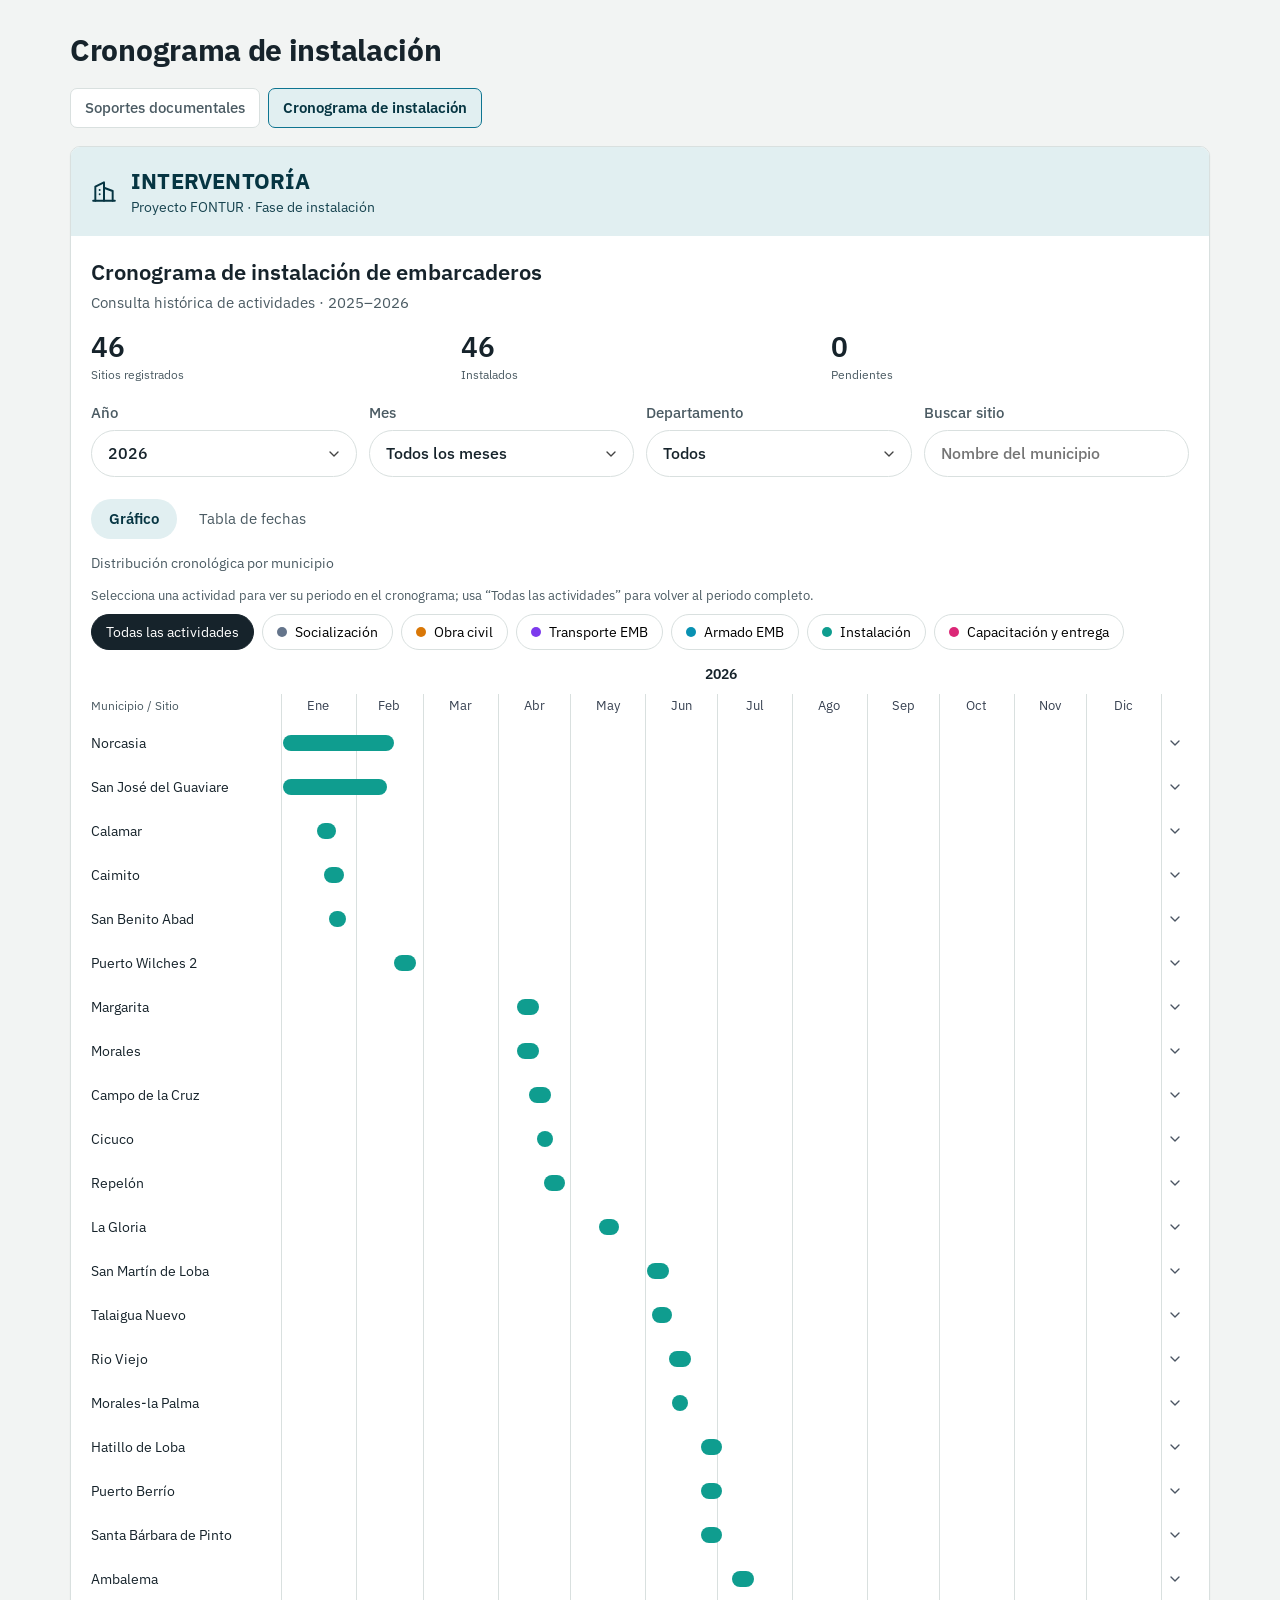
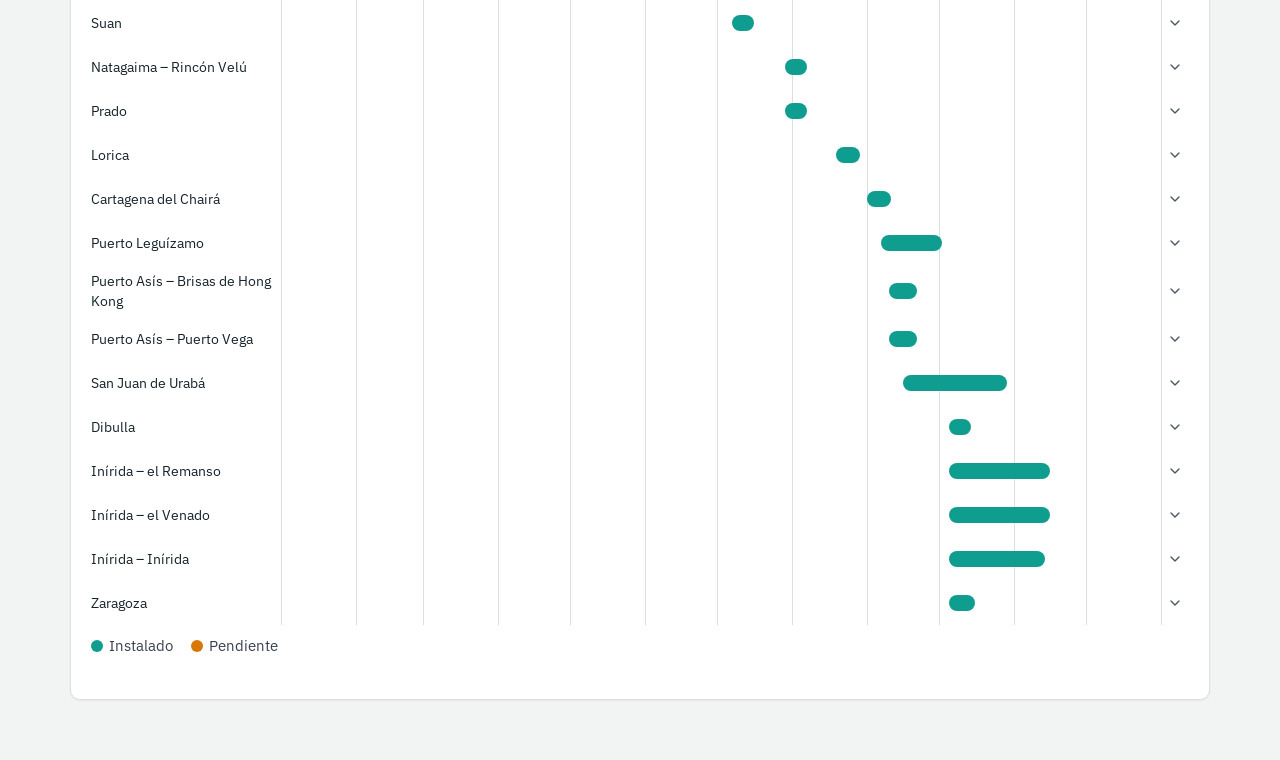
<file: instalacion.html>
<!DOCTYPE html>
<html lang="es">
<head>
<meta charset="utf-8">
<meta name="viewport" content="width=device-width, initial-scale=1">
<title>Cronograma de instalación de embarcaderos · Interventoría FONTUR</title>
<link rel="preconnect" href="https://fonts.googleapis.com">
<link rel="preconnect" href="https://fonts.gstatic.com" crossorigin>
<link href="https://fonts.googleapis.com/css2?family=IBM+Plex+Sans:wght@400;500;600;700&family=IBM+Plex+Mono:wght@400;500&display=swap" rel="stylesheet">
<style>
:root{
  --bg:#F2F4F3; --bg-panel:#FFFFFF; --ink:#16232B; --muted:#4B5B63; --faint:#8A9AA1;
  --line:#D9E0DF; --soft:#F7F8F7; --accent:#0E7490; --accent-ink:#063542; --accent-soft:#E1EFF1;
  --shadow:0 1px 2px rgba(15,35,40,.06); --radius:10px;
  --ok:#0f9d8f; --pend:#d97706;
  --soc:#64748b; --obra:#d97706; --tra:#7c3aed; --arm:#0891b2; --ins:#0f9d8f; --cap:#db2777;
}
@media (prefers-color-scheme:dark){
  :root:not([data-theme="light"]){
    --bg:#10171A; --bg-panel:#172024; --ink:#E8EDEC; --muted:#A9B7B9; --faint:#6C7A7C;
    --line:#253134; --soft:#131C1F; --accent:#4FB3C9; --accent-ink:#DFF4F8; --accent-soft:#1B3439;
    --shadow:0 1px 2px rgba(0,0,0,.4);
  }
}
:root[data-theme="dark"]{
  --bg:#10171A; --bg-panel:#172024; --ink:#E8EDEC; --muted:#A9B7B9; --faint:#6C7A7C;
  --line:#253134; --soft:#131C1F; --accent:#4FB3C9; --accent-ink:#DFF4F8; --accent-soft:#1B3439;
  --shadow:0 1px 2px rgba(0,0,0,.4);
}
*{box-sizing:border-box}
body{margin:0;background:var(--bg);color:var(--ink);font-family:"IBM Plex Sans",-apple-system,"Segoe UI",Roboto,sans-serif;font-size:15px;line-height:1.45}
.wrap{max-width:1180px;margin:0 auto;padding:28px 20px 60px}
h1.page{font-size:clamp(22px,3.2vw,30px);font-weight:700;margin:0 0 16px;letter-spacing:-.01em}
.page-nav{display:flex;flex-wrap:wrap;gap:8px;margin:0 0 18px}
.page-nav a{display:inline-flex;align-items:center;min-height:40px;padding:8px 14px;border:1px solid var(--line);border-radius:7px;background:var(--bg-panel);color:var(--muted);font:inherit;font-weight:500;text-decoration:none;transition:background .15s ease,border-color .15s ease,color .15s ease}
.page-nav a:hover,.page-nav a[aria-current="page"]{border-color:var(--accent);background:var(--accent-soft);color:var(--accent-ink)}
.page-nav a[aria-current="page"]{font-weight:600}
.page-nav a:focus-visible{outline:2px solid var(--accent);outline-offset:2px}
.portal{background:var(--bg-panel);border:1px solid var(--line);border-radius:var(--radius);box-shadow:var(--shadow);overflow:hidden}
.band{background:var(--accent-soft);color:var(--accent-ink);padding:18px 20px;display:flex;gap:14px;align-items:center}
.band svg{flex:none}
.band b{display:block;font-size:22px;letter-spacing:.2px}
.band span{font-size:14px;opacity:.92}
.body{padding:20px}
.docs h2{font-size:20px;margin:0 0 4px;font-weight:600}
.docs p{margin:0;color:var(--muted);font-size:15px}
.tabs{display:flex;gap:10px;margin:20px 0 18px;flex-wrap:wrap}
.pill{border:1px solid var(--line);background:var(--bg-panel);color:var(--ink);border-radius:999px;padding:10px 18px;font:inherit;font-size:15px;cursor:default;display:inline-flex;gap:8px;align-items:center}
.pill.on{background:var(--accent-soft);color:var(--accent-ink);border-color:var(--accent)}
button.pill{cursor:pointer}
h2.sec{font-size:22px;margin:0 0 4px;font-weight:600}
.sub{color:var(--muted);margin:0 0 18px;font-size:15px}
.kpis{display:grid;grid-template-columns:repeat(3,1fr);gap:12px;margin-bottom:18px}
.kpi b{display:block;font-size:28px;font-weight:600;line-height:1.1}
.kpi small{color:var(--muted);font-size:12px}
.filters{display:grid;grid-template-columns:repeat(4,minmax(0,1fr));gap:12px;margin-bottom:22px}
label.f{display:block;color:var(--muted);font-size:15px;font-weight:500}
label.f select,label.f input{display:block;width:100%;margin-top:6px;border:1px solid var(--line);border-radius:999px;padding:11px 16px;font:inherit;font-size:16px;color:var(--ink);background:var(--bg-panel);appearance:none}
label.f select{background-image:url("data:image/svg+xml,%3Csvg xmlns='http://www.w3.org/2000/svg' width='16' height='16' viewBox='0 0 24 24' fill='none' stroke='%23444' stroke-width='2' stroke-linecap='round' stroke-linejoin='round'%3E%3Cpath d='m6 9 6 6 6-6'/%3E%3C/svg%3E");background-repeat:no-repeat;background-position:right 14px center;padding-right:38px}
:focus-visible{outline:2px solid var(--accent);outline-offset:2px}
.head{display:flex;justify-content:space-between;align-items:flex-start;gap:12px;flex-wrap:wrap}
.toggle{display:flex;gap:4px;background:var(--bg-panel);border-radius:999px}
.toggle button{border:0;background:transparent;font:inherit;font-size:15px;color:var(--muted);padding:9px 18px;border-radius:999px;cursor:pointer}
.toggle button.on{background:var(--accent-soft);color:var(--accent-ink);font-weight:600}
.meta{display:flex;justify-content:space-between;align-items:center;margin:14px 0 14px;color:var(--muted);font-size:14px;gap:10px;flex-wrap:wrap}
.chips-help{color:var(--muted);font-size:13px;margin:0 0 8px}
.chips{display:flex;gap:8px;flex-wrap:wrap;margin:0 0 14px}
.chip{border:1px solid var(--line);background:#fff;border-radius:999px;padding:7px 14px;font:inherit;font-size:14px;cursor:pointer;display:inline-flex;gap:8px;align-items:center}
.chip i{width:10px;height:10px;border-radius:50%;display:inline-block}
.chip.on{background:var(--ink);color:#fff;border-color:var(--ink)}
.scroll{overflow-x:auto}
.gantt{position:relative;min-width:680px}
.axis-year{text-align:center;font-weight:600;font-size:14px;margin:0 28px 6px 190px}
.axis,.row{display:grid;grid-template-columns:190px 1fr 28px;align-items:center}
.axis{font-size:13px;color:#374151;height:30px}
.axis .l{font-size:12px;color:var(--muted)}
.axis .t{position:relative;height:100%}
.axis .t span{position:absolute;top:50%;transform:translate(-50%,-50%);white-space:nowrap}
.gl{position:absolute;left:190px;right:28px;top:30px;bottom:0;pointer-events:none}
.gl i{position:absolute;top:0;bottom:0;width:1px;background:var(--line)}
.row{position:relative;min-height:44px;cursor:pointer;border-radius:8px}
.row:hover{background:var(--accent-soft)}
.row.sel{background:var(--accent-soft)}
.row .n{font-size:14px;padding:6px 10px 6px 0}
.row.sel .n,.row:hover .n{font-weight:600}
.row .t{position:relative;height:44px}
.bar{position:absolute;top:50%;height:16px;transform:translateY(-50%);border-radius:8px;background:var(--ok);min-width:12px}
.bar.pend{background:var(--pend)}
.row .c{justify-self:center;color:#4b5563;transition:transform .15s}
.row.sel .c{transform:rotate(180deg)}
.legend{display:flex;gap:18px;margin:10px 0 18px;color:#374151;font-size:15px;flex-wrap:wrap}
.legend i{display:inline-block;width:12px;height:12px;border-radius:50%;margin-right:6px;vertical-align:-1px}
.detail{border:1px solid var(--line);border-radius:14px;padding:18px 20px;margin-top:6px;background:var(--bg-panel)}
.detail header{display:flex;justify-content:space-between;align-items:flex-start}
.detail h3{margin:0;font-size:20px;font-weight:600}
.detail header p{margin:2px 0 0;color:var(--muted);font-size:15px}
.x{border:0;background:none;font-size:22px;line-height:1;cursor:pointer;color:#374151;padding:4px 8px}
.month-axis{display:grid;grid-template-columns:150px 1fr;gap:12px;align-items:end;margin-top:14px}
.month-axis-label{font-size:11px;color:var(--muted);padding-bottom:5px}
.month-track{position:relative;height:22px;border-bottom:1px solid var(--line);overflow:hidden}
.month-segment{position:absolute;top:0;bottom:0;display:flex;align-items:center;justify-content:center;overflow:hidden;padding:0 2px;border-left:1px solid var(--line);white-space:nowrap;font-size:11px;color:var(--muted)}
.stage{display:grid;grid-template-columns:150px 1fr;gap:12px;align-items:center;margin:14px 0}
.stage .s b{display:block;font-size:12px;font-weight:600}
.stage .s small{font-size:11px;color:#374151}
.stage .s small.bad{color:#b91c1c}
.track{position:relative;height:18px;background:var(--soft);border-radius:9px}
.track i{position:absolute;top:0;bottom:0;border-radius:9px;min-width:8px}
.month-mark{position:absolute;z-index:1;top:-3px;bottom:-3px;width:1px;background:var(--line);pointer-events:none}
.note{color:#374151;font-size:15px;margin:10px 0 0}
.facts{display:flex;gap:22px;flex-wrap:wrap;margin:14px 0 0;color:#374151;font-size:14px}
.facts b{font-weight:600}
table{border-collapse:collapse;width:100%;min-width:900px;font-size:14px}
th,td{text-align:left;padding:10px 10px;border-bottom:1px solid var(--line);white-space:nowrap}
th{color:var(--muted);font-weight:600;font-size:13px;background:#fff;position:sticky;top:0}
td.m{font-weight:600}
.st{display:inline-flex;gap:6px;align-items:center}
.st i{width:9px;height:9px;border-radius:50%}
.bad{color:#b91c1c}
.bad s{opacity:.8}
.empty{padding:34px 10px;text-align:center;color:var(--muted)}
.foot{color:var(--muted);font-size:14px;margin:22px 0 0}
details.av{margin-top:10px;font-size:13px;color:#7f1d1d;background:#fef2f2;border:1px solid #fecaca;border-radius:10px;padding:8px 12px}
details.av summary{cursor:pointer;font-weight:600}
details.av ul{margin:8px 0 0;padding-left:18px}
@media (max-width:800px){
  .filters{grid-template-columns:repeat(2,minmax(0,1fr))}
}
@media (max-width:640px){
  .wrap{padding:18px 14px 40px}
  .body{padding:14px}
  .kpis{grid-template-columns:repeat(3,1fr)}
  .axis,.row{grid-template-columns:130px 1fr 24px}
  .axis-year{margin-left:130px;margin-right:24px}
  .gl{left:130px;right:24px}
  .stage,.month-axis{grid-template-columns:110px 1fr}
}
@media (prefers-reduced-motion:reduce){*{transition:none!important}}
</style>
</head>
<body>
<div class="wrap">
  <h1 class="page">Cronograma de instalación</h1>
  <nav class="page-nav" aria-label="Secciones del proyecto">
    <a href="index.html">Soportes documentales</a>
    <a href="instalacion.html" aria-current="page">Cronograma de instalación</a>
  </nav>
  <div class="portal">
    <div class="band">
      <svg width="26" height="26" viewBox="0 0 24 24" fill="none" stroke="currentColor" stroke-width="1.8" stroke-linecap="round" stroke-linejoin="round" aria-hidden="true"><path d="M4 21V8l8-4v17"/><path d="M12 9l8 3v9"/><path d="M2 21h20"/><path d="M8 11v.01M8 15v.01"/></svg>
      <div><b>INTERVENTORÍA</b><span>Proyecto FONTUR · Fase de instalación</span></div>
    </div>
    <div class="body">
      
      <h2 class="sec">Cronograma de instalación de embarcaderos</h2>
      <p class="sub" id="subt"></p>

      <div class="kpis" id="kpis"></div>

      <div class="filters">
        <label class="f">Año<select id="fAnio"></select></label>
        <label class="f">Mes<select id="fMes"></select></label>
        <label class="f">Departamento<select id="fDep"></select></label>
        <label class="f">Buscar sitio<input id="fQ" type="search" placeholder="Nombre del municipio" autocomplete="off"></label>
      </div>

      <div class="head">
       
        <div class="toggle" role="group" aria-label="Tipo de vista">
          <button type="button" id="mGraf" class="on">Gráfico</button>
          <button type="button" id="mTab">Tabla de fechas</button>
        </div>
      </div>

      <div class="meta"><span>Distribución cronológica por municipio</span></div>
      <p class="chips-help" id="chips-help">Selecciona una actividad para ver su periodo en el cronograma; usa “Todas las actividades” para volver al periodo completo.</p>
      <div class="chips" id="chips" role="group" aria-label="Filtrar cronograma por actividad"></div>
      <div id="chart"></div>
      <div class="legend" id="legend"></div>
      <div id="detail"></div>
      <div id="avisos"></div>
      <p class="foot" id="foot"></p>
    </div>
  </div>
</div>

<script>
const DATA = {"sitios": [{"id": 10, "num": 1, "cod": "68575", "emb": 64, "mun": "Puerto Wilches – la Boya", "dep": "Santander", "sup": "Maria Teresa Pardo", "inst": true, "etapas": [{"k": "soc", "n": "Socialización", "a": "2025-07-14", "b": "2025-07-14", "aok": true, "bok": true}, {"k": "obra", "n": "Obra civil", "a": "2025-07-14", "b": "2025-07-19", "aok": true, "bok": true}, {"k": "tra", "n": "Transporte EMB", "a": "2025-07-20", "b": "2025-07-22", "aok": true, "bok": true}, {"k": "arm", "n": "Armado EMB", "a": "2025-07-23", "b": "2025-07-25", "aok": true, "bok": true}, {"k": "ins", "n": "Instalación", "a": "2025-07-25", "b": "2025-07-25", "aok": true, "bok": true}, {"k": "cap", "n": "Capacitación y entrega", "a": "2025-07-25", "b": "2025-07-25", "aok": true, "bok": true}], "desde": "2025-07-14", "hasta": "2025-07-25", "dias": 11, "habiles": null}, {"id": 11, "num": 2, "cod": "13442", "emb": "53", "mun": "María la Baja", "dep": "Bolívar", "sup": "Maria Teresa Pardo", "inst": true, "etapas": [{"k": "soc", "n": "Socialización", "a": "2025-08-26", "b": "2025-08-26", "aok": true, "bok": true}, {"k": "obra", "n": "Obra civil", "a": "2025-08-27", "b": "2025-09-01", "aok": true, "bok": true}, {"k": "tra", "n": "Transporte EMB", "a": "2025-08-30", "b": "2025-08-30", "aok": true, "bok": true}, {"k": "arm", "n": "Armado EMB", "a": "2025-09-01", "b": "2025-09-04", "aok": true, "bok": true}, {"k": "ins", "n": "Instalación", "a": "2025-09-05", "b": "2025-09-05", "aok": true, "bok": true}, {"k": "cap", "n": "Capacitación y entrega", "a": "2025-09-05", "b": "2025-09-05", "aok": true, "bok": true}], "desde": "2025-08-26", "hasta": "2025-09-05", "dias": 9, "habiles": null}, {"id": 12, "num": 3, "cod": "47161", "emb": "63", "mun": "Cerro de San Antonio", "dep": "Magdalena", "sup": "Andrés Mendez", "inst": true, "etapas": [{"k": "soc", "n": "Socialización", "a": "2025-08-25", "b": "2025-08-25", "aok": true, "bok": true}, {"k": "obra", "n": "Obra civil", "a": "2025-08-26", "b": "2025-09-01", "aok": true, "bok": true}, {"k": "tra", "n": "Transporte EMB", "a": "2025-09-01", "b": "2025-09-01", "aok": true, "bok": true}, {"k": "arm", "n": "Armado EMB", "a": "2025-09-02", "b": "2025-09-05", "aok": true, "bok": true}, {"k": "ins", "n": "Instalación", "a": "2025-09-08", "b": "2025-09-08", "aok": true, "bok": true}, {"k": "cap", "n": "Capacitación y entrega", "a": "2025-09-08", "b": "2025-09-08", "aok": true, "bok": true}], "desde": "2025-08-25", "hasta": "2025-09-08", "dias": 13, "habiles": null}, {"id": 13, "num": 4, "cod": "47555", "emb": 3, "mun": "Plato", "dep": "Magdalena", "sup": "Andrés Mendez", "inst": true, "etapas": [{"k": "soc", "n": "Socialización", "a": "2025-09-22", "b": "2025-09-22", "aok": true, "bok": true}, {"k": "obra", "n": "Obra civil", "a": "2025-09-23", "b": "2025-10-02", "aok": true, "bok": true}, {"k": "tra", "n": "Transporte EMB", "a": "2025-09-26", "b": "2025-09-26", "aok": true, "bok": true}, {"k": "arm", "n": "Armado EMB", "a": "2025-09-27", "b": "2025-10-02", "aok": true, "bok": true}, {"k": "ins", "n": "Instalación", "a": "2025-10-03", "b": "2025-10-03", "aok": true, "bok": true}, {"k": "cap", "n": "Capacitación y entrega", "a": "2025-10-03", "b": "2025-10-03", "aok": true, "bok": true}], "desde": "2025-09-22", "hasta": "2025-10-03", "dias": 10, "habiles": null}, {"id": 14, "num": 5, "cod": "47692", "emb": 1, "mun": "San Sebastián de Buenavista", "dep": "Magdalena", "sup": "Maria Teresa Pardo", "inst": true, "etapas": [{"k": "soc", "n": "Socialización", "a": "2025-09-23", "b": "2025-09-23", "aok": true, "bok": true}, {"k": "obra", "n": "Obra civil", "a": "2025-09-24", "b": "2025-10-30", "aok": true, "bok": true}, {"k": "tra", "n": "Transporte EMB", "a": "2025-09-26", "b": "2025-09-26", "aok": true, "bok": true}, {"k": "arm", "n": "Armado EMB", "a": "2025-09-27", "b": "2025-10-02", "aok": true, "bok": true}, {"k": "ins", "n": "Instalación", "a": "2025-10-03", "b": "2025-10-03", "aok": true, "bok": true}, {"k": "cap", "n": "Capacitación y entrega", "a": "2025-10-03", "b": "2025-10-03", "aok": true, "bok": true}], "desde": "2025-09-23", "hasta": "2025-10-30", "dias": 9, "habiles": null}, {"id": 15, "num": 6, "cod": "47745", "emb": 2, "mun": "Sitionuevo", "dep": "Magdalena", "sup": "Andrés Mendez", "inst": true, "etapas": [{"k": "soc", "n": "Socialización", "a": "2025-11-18", "b": "2025-11-18", "aok": true, "bok": true}, {"k": "obra", "n": "Obra civil", "a": "2025-11-18", "b": "2025-11-22", "aok": true, "bok": true}, {"k": "tra", "n": "Transporte EMB", "a": "2025-11-20", "b": "2025-11-20", "aok": true, "bok": true}, {"k": "arm", "n": "Armado EMB", "a": "2025-11-20", "b": "2025-11-24", "aok": true, "bok": true}, {"k": "ins", "n": "Instalación", "a": "2025-11-24", "b": "2025-11-24", "aok": true, "bok": true}, {"k": "cap", "n": "Capacitación y entrega", "a": "2025-11-24", "b": "2025-11-24", "aok": true, "bok": true}], "desde": "2025-11-18", "hasta": "2025-11-24", "dias": 6, "habiles": null}, {"id": 16, "num": 7, "cod": "73275", "emb": 4, "mun": "Flandes", "dep": "Tolima", "sup": "Maria Teresa Pardo", "inst": true, "etapas": [{"k": "soc", "n": "Socialización", "a": "2025-11-24", "b": "2025-11-24", "aok": true, "bok": true}, {"k": "obra", "n": "Obra civil", "a": "2025-11-26", "b": "2025-11-30", "aok": true, "bok": true}, {"k": "tra", "n": "Transporte EMB", "a": "2025-11-27", "b": "2025-11-30", "aok": true, "bok": true}, {"k": "arm", "n": "Armado EMB", "a": "2025-12-01", "b": "2025-12-03", "aok": true, "bok": true}, {"k": "ins", "n": "Instalación", "a": "2025-12-03", "b": "2025-12-03", "aok": true, "bok": true}, {"k": "cap", "n": "Capacitación y entrega", "a": "2025-12-03", "b": "2025-12-03", "aok": true, "bok": true}], "desde": "2025-11-24", "hasta": "2025-12-03", "dias": 7, "habiles": null}, {"id": 17, "num": 8, "cod": "5591", "emb": 6, "mun": "Puerto Triunfo", "dep": "Antioquia", "sup": "Andrés Mendez", "inst": true, "etapas": [{"k": "soc", "n": "Socialización", "a": "2025-11-26", "b": "2025-11-26", "aok": true, "bok": true}, {"k": "obra", "n": "Obra civil", "a": "2025-11-28", "b": "2025-12-04", "aok": true, "bok": true}, {"k": "tra", "n": "Transporte EMB", "a": "2025-11-27", "b": "2025-11-29", "aok": true, "bok": true}, {"k": "arm", "n": "Armado EMB", "a": "2025-11-29", "b": "2025-12-05", "aok": true, "bok": true}, {"k": "ins", "n": "Instalación", "a": "2025-12-05", "b": "2025-12-05", "aok": true, "bok": true}, {"k": "cap", "n": "Capacitación y entrega", "a": "2025-12-05", "b": "2025-12-05", "aok": true, "bok": true}], "desde": "2025-11-26", "hasta": "2025-12-05", "dias": 7, "habiles": null}, {"id": 18, "num": 9, "cod": "73217", "emb": 5, "mun": "Coyaima", "dep": "Tolima", "sup": "Maria Teresa Pardo", "inst": true, "etapas": [{"k": "soc", "n": "Socialización", "a": "2025-12-10", "b": "2025-12-10", "aok": true, "bok": true}, {"k": "obra", "n": "Obra civil", "a": "2025-12-10", "b": "2025-12-14", "aok": true, "bok": true}, {"k": "tra", "n": "Transporte EMB", "a": "2025-12-09", "b": "2025-12-13", "aok": true, "bok": true}, {"k": "arm", "n": "Armado EMB", "a": "2025-12-13", "b": "2025-12-16", "aok": true, "bok": true}, {"k": "ins", "n": "Instalación", "a": "2025-12-17", "b": "2025-12-17", "aok": true, "bok": true}, {"k": "cap", "n": "Capacitación y entrega", "a": "2025-12-17", "b": "2025-12-17", "aok": true, "bok": true}], "desde": "2025-12-09", "hasta": "2025-12-17", "dias": 7, "habiles": null}, {"id": 19, "num": 10, "cod": "20295", "emb": 13, "mun": "Gamarra", "dep": "Cesar", "sup": "Andrés Mendez", "inst": true, "etapas": [{"k": "soc", "n": "Socialización", "a": "2025-12-10", "b": "2025-12-10", "aok": true, "bok": true}, {"k": "obra", "n": "Obra civil", "a": "2025-12-11", "b": "2025-12-18", "aok": true, "bok": true}, {"k": "tra", "n": "Transporte EMB", "a": "2025-12-11", "b": "2025-12-12", "aok": true, "bok": true}, {"k": "arm", "n": "Armado EMB", "a": "2025-12-12", "b": "2025-12-20", "aok": true, "bok": true}, {"k": "ins", "n": "Instalación", "a": "2025-12-20", "b": "2025-12-20", "aok": true, "bok": true}, {"k": "cap", "n": "Capacitación y entrega", "a": "2025-12-20", "b": "2025-12-20", "aok": true, "bok": true}], "desde": "2025-12-10", "hasta": "2025-12-20", "dias": 9, "habiles": null}, {"id": 20, "num": 11, "cod": "20787", "emb": 15, "mun": "Tamalameque", "dep": "Cesar", "sup": "Deicy Duarte", "inst": true, "etapas": [{"k": "soc", "n": "Socialización", "a": "2025-12-11", "b": "2025-12-11", "aok": true, "bok": true}, {"k": "obra", "n": "Obra civil", "a": "2025-12-12", "b": "2025-12-17", "aok": true, "bok": true}, {"k": "tra", "n": "Transporte EMB", "a": "2025-12-10", "b": "2025-12-11", "aok": true, "bok": true}, {"k": "arm", "n": "Armado EMB", "a": "2025-12-12", "b": "2025-12-16", "aok": true, "bok": true}, {"k": "ins", "n": "Instalación", "a": "2025-12-17", "b": "2025-12-17", "aok": true, "bok": true}, {"k": "cap", "n": "Capacitación y entrega", "a": "2025-12-17", "b": "2025-12-17", "aok": true, "bok": true}], "desde": "2025-12-10", "hasta": "2025-12-17", "dias": 5, "habiles": null}, {"id": 21, "num": 12, "cod": "13248", "emb": 17, "mun": "El Guamo", "dep": "Bolívar", "sup": "Andrés Mendez", "inst": true, "etapas": [{"k": "soc", "n": "Socialización", "a": "2025-12-19", "b": "2025-12-19", "aok": true, "bok": true}, {"k": "obra", "n": "Obra civil", "a": "2025-12-20", "b": "2025-12-22", "aok": true, "bok": true}, {"k": "tra", "n": "Transporte EMB", "a": "2025-12-19", "b": "2025-12-19", "aok": true, "bok": true}, {"k": "arm", "n": "Armado EMB", "a": "2025-12-19", "b": "2025-12-22", "aok": true, "bok": true}, {"k": "ins", "n": "Instalación", "a": "2025-12-23", "b": "2025-12-23", "aok": true, "bok": true}, {"k": "cap", "n": "Capacitación y entrega", "a": "2025-12-23", "b": "2025-12-23", "aok": true, "bok": true}], "desde": "2025-12-19", "hasta": "2025-12-23", "dias": 4, "habiles": null}, {"id": 22, "num": 13, "cod": "13140", "emb": 77, "mun": "Calamar", "dep": "Bolívar", "sup": "Deicy Duarte", "inst": true, "etapas": [{"k": "soc", "n": "Socialización", "a": "2026-01-16", "b": "2026-01-16", "aok": true, "bok": true}, {"k": "obra", "n": "Obra civil", "a": "2026-01-18", "b": "2026-01-22", "aok": true, "bok": true}, {"k": "tra", "n": "Transporte EMB", "a": "2026-01-16", "b": "2026-01-16", "aok": true, "bok": true}, {"k": "arm", "n": "Armado EMB", "a": "2026-01-19", "b": "2026-01-22", "aok": true, "bok": true}, {"k": "ins", "n": "Instalación", "a": "2026-01-23", "b": "2026-01-23", "aok": true, "bok": true}, {"k": "cap", "n": "Capacitación y entrega", "a": "2026-01-23", "b": "2026-01-23", "aok": true, "bok": true}], "desde": "2026-01-16", "hasta": "2026-01-23", "dias": 5, "habiles": null}, {"id": 23, "num": 14, "cod": "70124", "emb": 56, "mun": "Caimito", "dep": "Sucre", "sup": "Maria Teresa Pardo", "inst": true, "etapas": [{"k": "soc", "n": "Socialización", "a": "2026-01-19", "b": "2026-01-19", "aok": true, "bok": true}, {"k": "obra", "n": "Obra civil", "a": "2026-01-20", "b": "2026-01-24", "aok": true, "bok": true}, {"k": "tra", "n": "Transporte EMB", "a": "2026-01-20", "b": "2026-01-21", "aok": true, "bok": true}, {"k": "arm", "n": "Armado EMB", "a": "2026-01-21", "b": "2026-01-25", "aok": true, "bok": true}, {"k": "ins", "n": "Instalación", "a": "2026-01-26", "b": "2026-01-26", "aok": true, "bok": true}, {"k": "cap", "n": "Capacitación y entrega", "a": "2026-01-26", "b": "2026-01-26", "aok": true, "bok": true}], "desde": "2026-01-19", "hasta": "2026-01-26", "dias": 6, "habiles": null}, {"id": 24, "num": 15, "cod": "70678", "emb": 11, "mun": "San Benito Abad", "dep": "Sucre", "sup": "Andrés Mendez", "inst": true, "etapas": [{"k": "soc", "n": "Socialización", "a": "2026-01-21", "b": "2026-01-21", "aok": true, "bok": true}, {"k": "obra", "n": "Obra civil", "a": "2026-01-22", "b": "2026-01-26", "aok": true, "bok": true}, {"k": "tra", "n": "Transporte EMB", "a": "2026-01-21", "b": "2026-01-22", "aok": true, "bok": true}, {"k": "arm", "n": "Armado EMB", "a": "2026-01-23", "b": "2026-01-27", "aok": true, "bok": true}, {"k": "ins", "n": "Instalación", "a": "2026-01-27", "b": "2026-01-27", "aok": true, "bok": true}, {"k": "cap", "n": "Capacitación y entrega", "a": "2026-01-27", "b": "2026-01-27", "aok": true, "bok": true}], "desde": "2026-01-21", "hasta": "2026-01-27", "dias": 5, "habiles": null}, {"id": 25, "num": 16, "cod": "95001", "emb": 76, "mun": "San José del Guaviare", "dep": "Guaviare", "sup": "Maria Teresa Pardo", "inst": true, "etapas": [{"k": "soc", "n": "Socialización", "a": "2026-01-02", "b": "2026-01-02", "aok": true, "bok": true}, {"k": "obra", "n": "Obra civil", "a": "2026-02-09", "b": "2026-02-11", "aok": true, "bok": true}, {"k": "tra", "n": "Transporte EMB", "a": "2026-02-04", "b": "2026-02-08", "aok": true, "bok": true}, {"k": "arm", "n": "Armado EMB", "a": "2026-02-09", "b": "2026-02-12", "aok": true, "bok": true}, {"k": "ins", "n": "Instalación", "a": "2026-02-13", "b": "2026-02-13", "aok": true, "bok": true}, {"k": "cap", "n": "Capacitación y entrega", "a": "2026-02-13", "b": "2026-02-13", "aok": true, "bok": true}], "desde": "2026-01-02", "hasta": "2026-02-13", "dias": 4, "habiles": null}, {"id": 26, "num": 17, "cod": "17495", "emb": 82, "mun": "Norcasia", "dep": "Caldas", "sup": "Andrés Mendez", "inst": true, "etapas": [{"k": "soc", "n": "Socialización", "a": "2026-01-02", "b": "2026-01-02", "aok": true, "bok": true}, {"k": "obra", "n": "Obra civil", "a": "2026-02-08", "b": "2026-02-12", "aok": true, "bok": true}, {"k": "tra", "n": "Transporte EMB", "a": "2026-02-05", "b": "2026-02-07", "aok": true, "bok": true}, {"k": "arm", "n": "Armado EMB", "a": "2026-02-08", "b": "2026-02-13", "aok": true, "bok": true}, {"k": "ins", "n": "Instalación", "a": "2026-02-13", "b": "2026-02-13", "aok": true, "bok": true}, {"k": "cap", "n": "Capacitación y entrega", "a": "2026-02-16", "b": "2026-02-16", "aok": true, "bok": true}], "desde": "2026-01-02", "hasta": "2026-02-16", "dias": 8, "habiles": null}, {"id": 27, "num": 18, "cod": "68575", "emb": "60", "mun": "Puerto Wilches 2", "dep": "Santander", "sup": "Maria Teresa Pardo", "inst": true, "etapas": [{"k": "soc", "n": "Socialización", "a": "2026-02-17", "b": "2026-02-17", "aok": true, "bok": true}, {"k": "obra", "n": "Obra civil", "a": "2026-02-18", "b": "2026-02-21", "aok": true, "bok": true}, {"k": "tra", "n": "Transporte EMB", "a": "2026-02-18", "b": "2026-02-20", "aok": true, "bok": true}, {"k": "arm", "n": "Armado EMB", "a": "2026-02-20", "b": "2026-02-24", "aok": true, "bok": true}, {"k": "ins", "n": "Instalación", "a": "2026-02-25", "b": "2026-02-25", "aok": true, "bok": true}, {"k": "cap", "n": "Capacitación y entrega", "a": "2026-02-25", "b": "2026-02-25", "aok": true, "bok": true}], "desde": "2026-02-17", "hasta": "2026-02-25", "dias": 7, "habiles": null}, {"id": 28, "num": 19, "cod": "13440", "emb": 52, "mun": "Margarita", "dep": "Bolívar", "sup": "Maria Teresa Pardo", "inst": true, "etapas": [{"k": "soc", "n": "Socialización", "a": "2026-04-09", "b": "2026-04-09", "aok": true, "bok": true}, {"k": "obra", "n": "Obra civil", "a": "2026-04-10", "b": "2026-04-13", "aok": true, "bok": true}, {"k": "tra", "n": "Transporte EMB", "a": "2026-04-09", "b": "2026-04-10", "aok": true, "bok": true}, {"k": "arm", "n": "Armado EMB", "a": "2026-04-10", "b": "2026-04-15", "aok": true, "bok": true}, {"k": "ins", "n": "Instalación", "a": "2026-04-16", "b": "2026-04-16", "aok": true, "bok": true}, {"k": "cap", "n": "Capacitación y entrega", "a": "2026-04-17", "b": "2026-04-17", "aok": true, "bok": true}], "desde": "2026-04-09", "hasta": "2026-04-17", "dias": 7, "habiles": null}, {"id": 29, "num": 20, "cod": "13473", "emb": 71, "mun": "Morales", "dep": "Bolívar", "sup": "Andrés Mendez", "inst": true, "etapas": [{"k": "soc", "n": "Socialización", "a": "2026-04-09", "b": "2026-04-09", "aok": true, "bok": true}, {"k": "obra", "n": "Obra civil", "a": "2026-04-10", "b": "2026-04-14", "aok": true, "bok": true}, {"k": "tra", "n": "Transporte EMB", "a": "2026-04-10", "b": "2026-04-11", "aok": true, "bok": true}, {"k": "arm", "n": "Armado EMB", "a": "2026-04-11", "b": "2026-04-15", "aok": true, "bok": true}, {"k": "ins", "n": "Instalación", "a": "2026-04-16", "b": "2026-04-16", "aok": true, "bok": true}, {"k": "cap", "n": "Capacitación y entrega", "a": "2026-04-17", "b": "2026-04-17", "aok": true, "bok": true}], "desde": "2026-04-09", "hasta": "2026-04-17", "dias": 7, "habiles": null}, {"id": 30, "num": 21, "cod": "8137", "emb": 67, "mun": "Campo de la Cruz", "dep": "Atlántico", "sup": "Andrés Mendez", "inst": true, "etapas": [{"k": "soc", "n": "Socialización", "a": "2026-04-14", "b": "2026-04-14", "aok": true, "bok": true}, {"k": "obra", "n": "Obra civil", "a": "2026-04-18", "b": "2026-04-20", "aok": true, "bok": true}, {"k": "tra", "n": "Transporte EMB", "a": "2026-04-15", "b": "2026-04-16", "aok": true, "bok": true}, {"k": "arm", "n": "Armado EMB", "a": "2026-04-15", "b": "2026-04-20", "aok": true, "bok": true}, {"k": "ins", "n": "Instalación", "a": "2026-04-20", "b": "2026-04-20", "aok": true, "bok": true}, {"k": "cap", "n": "Capacitación y entrega", "a": "2026-04-22", "b": "2026-04-22", "aok": true, "bok": true}], "desde": "2026-04-14", "hasta": "2026-04-22", "dias": 7, "habiles": null}, {"id": 31, "num": 22, "cod": "13188", "emb": 44, "mun": "Cicuco", "dep": "Bolívar", "sup": "Maria Teresa Pardo", "inst": true, "etapas": [{"k": "soc", "n": "Socialización", "a": "2026-04-17", "b": "2026-04-17", "aok": true, "bok": true}, {"k": "obra", "n": "Obra civil", "a": "2026-04-19", "b": "2026-04-22", "aok": true, "bok": true}, {"k": "tra", "n": "Transporte EMB", "a": "2026-04-17", "b": "2026-04-18", "aok": true, "bok": true}, {"k": "arm", "n": "Armado EMB", "a": "2026-04-19", "b": "2026-04-22", "aok": true, "bok": true}, {"k": "ins", "n": "Instalación", "a": "2026-04-23", "b": "2026-04-23", "aok": true, "bok": true}, {"k": "cap", "n": "Capacitación y entrega", "a": "2026-04-23", "b": "2026-04-23", "aok": true, "bok": true}], "desde": "2026-04-17", "hasta": "2026-04-23", "dias": 4, "habiles": null}, {"id": 32, "num": 23, "cod": "8606", "emb": 9, "mun": "Repelón", "dep": "Atlántico", "sup": "Madelyn Castellanos", "inst": true, "etapas": [{"k": "soc", "n": "Socialización", "a": "2026-04-20", "b": "2026-04-20", "aok": true, "bok": true}, {"k": "obra", "n": "Obra civil", "a": "2026-04-21", "b": "2026-04-28", "aok": true, "bok": true}, {"k": "tra", "n": "Transporte EMB", "a": "2026-04-22", "b": "2026-04-22", "aok": true, "bok": true}, {"k": "arm", "n": "Armado EMB", "a": "2026-04-22", "b": "2026-04-27", "aok": true, "bok": true}, {"k": "ins", "n": "Instalación", "a": "2026-04-28", "b": "2026-04-28", "aok": true, "bok": true}, {"k": "cap", "n": "Capacitación y entrega", "a": "2026-04-28", "b": "2026-04-28", "aok": true, "bok": true}], "desde": "2026-04-20", "hasta": "2026-04-28", "dias": 7, "habiles": null}, {"id": 33, "num": 24, "cod": "20383", "emb": 30, "mun": "La Gloria", "dep": "Cesar", "sup": "Andrés Mendez", "inst": true, "etapas": [{"k": "soc", "n": "Socialización", "a": "2026-05-13", "b": "2026-05-13", "aok": true, "bok": true}, {"k": "obra", "n": "Obra civil", "a": "2026-05-14", "b": "2026-05-17", "aok": true, "bok": true}, {"k": "tra", "n": "Transporte EMB", "a": "2026-05-13", "b": "2026-05-14", "aok": true, "bok": true}, {"k": "arm", "n": "Armado EMB", "a": "2026-05-14", "b": "2026-05-20", "aok": true, "bok": true}, {"k": "ins", "n": "Instalación", "a": "2026-05-20", "b": "2026-05-20", "aok": true, "bok": true}, {"k": "cap", "n": "Capacitación y entrega", "a": "2026-05-20", "b": "2026-05-20", "aok": true, "bok": true}], "desde": "2026-05-13", "hasta": "2026-05-20", "dias": 6, "habiles": null}, {"id": 34, "num": 25, "cod": "13667", "emb": 49, "mun": "San Martín de Loba", "dep": "Bolívar", "sup": "Maria Teresa Pardo", "inst": true, "etapas": [{"k": "soc", "n": "Socialización", "a": "2026-06-02", "b": "2026-06-02", "aok": true, "bok": true}, {"k": "obra", "n": "Obra civil", "a": "2026-06-05", "b": "2026-06-09", "aok": true, "bok": true}, {"k": "tra", "n": "Transporte EMB", "a": "2026-06-04", "b": "2026-06-05", "aok": true, "bok": true}, {"k": "arm", "n": "Armado EMB", "a": "2026-06-05", "b": "2026-06-09", "aok": true, "bok": true}, {"k": "ins", "n": "Instalación", "a": "2026-06-10", "b": "2026-06-10", "aok": true, "bok": true}, {"k": "cap", "n": "Capacitación y entrega", "a": "2026-06-10", "b": "2026-06-10", "aok": true, "bok": true}], "desde": "2026-06-02", "hasta": "2026-06-10", "dias": 5, "habiles": null}, {"id": 35, "num": 26, "cod": "13780", "emb": 45, "mun": "Talaigua Nuevo", "dep": "Bolívar", "sup": "Andrés Mendez", "inst": true, "etapas": [{"k": "soc", "n": "Socialización", "a": "2026-06-04", "b": "2026-06-04", "aok": true, "bok": true}, {"k": "obra", "n": "Obra civil", "a": "2026-06-06", "b": "2026-06-09", "aok": true, "bok": true}, {"k": "tra", "n": "Transporte EMB", "a": "2026-06-06", "b": "2026-06-07", "aok": true, "bok": true}, {"k": "arm", "n": "Armado EMB", "a": "2026-06-07", "b": "2026-06-09", "aok": true, "bok": true}, {"k": "ins", "n": "Instalación", "a": "2026-06-11", "b": "2026-06-11", "aok": true, "bok": true}, {"k": "cap", "n": "Capacitación y entrega", "a": "2026-06-11", "b": "2026-06-11", "aok": true, "bok": true}], "desde": "2026-06-04", "hasta": "2026-06-11", "dias": 5, "habiles": null}, {"id": 36, "num": 27, "cod": "13160", "emb": 74, "mun": "Morales-la Palma", "dep": "Bolívar", "sup": "Andrés Mendez", "inst": true, "etapas": [{"k": "soc", "n": "Socialización", "a": "2026-06-12", "b": "2026-06-12", "aok": true, "bok": true}, {"k": "obra", "n": "Obra civil", "a": "2026-06-14", "b": "2026-06-17", "aok": true, "bok": true}, {"k": "tra", "n": "Transporte EMB", "a": "2026-06-12", "b": "2026-06-13", "aok": true, "bok": true}, {"k": "arm", "n": "Armado EMB", "a": "2026-06-13", "b": "2026-06-17", "aok": true, "bok": true}, {"k": "ins", "n": "Instalación", "a": "2026-06-18", "b": "2026-06-18", "aok": true, "bok": true}, {"k": "cap", "n": "Capacitación y entrega", "a": "2026-06-18", "b": "2026-06-18", "aok": true, "bok": true}], "desde": "2026-06-12", "hasta": "2026-06-18", "dias": 5, "habiles": null}, {"id": 37, "num": 28, "cod": "13600", "emb": 34, "mun": "Rio Viejo", "dep": "Bolívar", "sup": "Maria Teresa Pardo", "inst": true, "etapas": [{"k": "soc", "n": "Socialización", "a": "2026-06-11", "b": "2026-06-11", "aok": true, "bok": true}, {"k": "obra", "n": "Obra civil", "a": "2026-06-14", "b": "2026-06-19", "aok": true, "bok": true}, {"k": "tra", "n": "Transporte EMB", "a": "2026-06-12", "b": "2026-06-14", "aok": true, "bok": true}, {"k": "arm", "n": "Armado EMB", "a": "2026-06-14", "b": "2026-06-18", "aok": true, "bok": true}, {"k": "ins", "n": "Instalación", "a": "2026-06-19", "b": "2026-06-19", "aok": true, "bok": true}, {"k": "cap", "n": "Capacitación y entrega", "a": "2026-06-19", "b": "2026-06-19", "aok": true, "bok": true}], "desde": "2026-06-11", "hasta": "2026-06-19", "dias": 5, "habiles": null}, {"id": 38, "num": 29, "cod": "13300", "emb": 62, "mun": "Hatillo de Loba", "dep": "Bolívar", "sup": "Madelyn Castellanos", "inst": true, "etapas": [{"k": "soc", "n": "Socialización", "a": "2026-06-24", "b": "2026-06-24", "aok": true, "bok": true}, {"k": "obra", "n": "Obra civil", "a": "2026-06-25", "b": "2026-06-29", "aok": true, "bok": true}, {"k": "tra", "n": "Transporte EMB", "a": "2026-06-26", "b": "2026-06-28", "aok": true, "bok": true}, {"k": "arm", "n": "Armado EMB", "a": "2026-06-29", "b": "2026-07-01", "aok": true, "bok": true}, {"k": "ins", "n": "Instalación", "a": "2026-07-02", "b": "2026-07-02", "aok": true, "bok": true}, {"k": "cap", "n": "Capacitación y entrega", "a": "2026-07-02", "b": "2026-07-02", "aok": true, "bok": true}], "desde": "2026-06-24", "hasta": "2026-07-02", "dias": 7, "habiles": null}, {"id": 39, "num": 30, "cod": "47720", "emb": 39, "mun": "Santa Bárbara de Pinto", "dep": "Magdalena", "sup": "Deicy Duarte", "inst": true, "etapas": [{"k": "soc", "n": "Socialización", "a": "2026-06-24", "b": "2026-06-24", "aok": true, "bok": true}, {"k": "obra", "n": "Obra civil", "a": "2026-06-26", "b": "2026-06-29", "aok": true, "bok": true}, {"k": "tra", "n": "Transporte EMB", "a": "2026-06-25", "b": "2026-06-27", "aok": true, "bok": true}, {"k": "arm", "n": "Armado EMB", "a": "2026-06-28", "b": "2026-07-01", "aok": true, "bok": true}, {"k": "ins", "n": "Instalación", "a": "2026-07-02", "b": "2026-07-02", "aok": true, "bok": true}, {"k": "cap", "n": "Capacitación y entrega", "a": "2026-07-02", "b": "2026-07-02", "aok": true, "bok": true}], "desde": "2026-06-24", "hasta": "2026-07-02", "dias": 6, "habiles": null}, {"id": 40, "num": 31, "cod": "5579", "emb": 72, "mun": "Puerto Berrío", "dep": "Antioquia", "sup": "Andrés Mendez", "inst": true, "etapas": [{"k": "soc", "n": "Socialización", "a": "2026-06-24", "b": "2026-06-24", "aok": true, "bok": true}, {"k": "obra", "n": "Obra civil", "a": "2026-06-29", "b": "2026-07-01", "aok": true, "bok": true}, {"k": "tra", "n": "Transporte EMB", "a": "2026-06-24", "b": "2026-06-25", "aok": true, "bok": true}, {"k": "arm", "n": "Armado EMB", "a": "2026-06-25", "b": "2026-07-02", "aok": true, "bok": true}, {"k": "ins", "n": "Instalación", "a": "2026-07-02", "b": "2026-07-02", "aok": true, "bok": true}, {"k": "cap", "n": "Capacitación y entrega", "a": "2026-07-02", "b": "2026-07-02", "aok": true, "bok": true}], "desde": "2026-06-24", "hasta": "2026-07-02", "dias": 7, "habiles": null}, {"id": 41, "num": 32, "cod": "8770", "emb": 46, "mun": "Suan", "dep": "Atlántico", "sup": "Madelyn Castellanos", "inst": true, "etapas": [{"k": "soc", "n": "Socialización", "a": "2026-07-07", "b": "2026-07-07", "aok": true, "bok": true}, {"k": "obra", "n": "Obra civil", "a": "2026-07-09", "b": "2026-07-12", "aok": true, "bok": true}, {"k": "tra", "n": "Transporte EMB", "a": "2026-07-08", "b": "2026-07-08", "aok": true, "bok": true}, {"k": "arm", "n": "Armado EMB", "a": "2026-07-08", "b": "2026-07-15", "aok": true, "bok": true}, {"k": "ins", "n": "Instalación", "a": "2026-07-15", "b": "2026-07-15", "aok": true, "bok": true}, {"k": "cap", "n": "Capacitación y entrega", "a": "2026-07-15", "b": "2026-07-15", "aok": true, "bok": true}], "desde": "2026-07-07", "hasta": "2026-07-15", "dias": 7, "habiles": null}, {"id": 42, "num": 33, "cod": "73030", "emb": 66, "mun": "Ambalema", "dep": "Tolima", "sup": "Deicy Duarte", "inst": true, "etapas": [{"k": "soc", "n": "Socialización", "a": "2026-07-07", "b": "2026-07-07", "aok": true, "bok": true}, {"k": "obra", "n": "Obra civil", "a": "2026-07-09", "b": "2026-07-12", "aok": true, "bok": true}, {"k": "tra", "n": "Transporte EMB", "a": "2026-07-10", "b": "2026-07-12", "aok": true, "bok": true}, {"k": "arm", "n": "Armado EMB", "a": "2026-07-12", "b": "2026-07-14", "aok": true, "bok": true}, {"k": "ins", "n": "Instalación", "a": "2026-07-15", "b": "2026-07-15", "aok": true, "bok": true}, {"k": "cap", "n": "Capacitación y entrega", "a": "2026-07-15", "b": "2026-07-15", "aok": true, "bok": true}], "desde": "2026-07-07", "hasta": "2026-07-15", "dias": 6, "habiles": null}, {"id": 43, "num": 34, "cod": "73483", "emb": 12, "mun": "Natagaima – Rincón Velú", "dep": "Tolima", "sup": "Maria Teresa Pardo", "inst": true, "etapas": [{"k": "soc", "n": "Socialización", "a": "2026-07-29", "b": "2026-07-29", "aok": true, "bok": true}, {"k": "obra", "n": "Obra civil", "a": "2026-07-31", "b": "2026-08-04", "aok": true, "bok": true}, {"k": "tra", "n": "Transporte EMB", "a": "2026-07-30", "b": "2026-08-01", "aok": true, "bok": true}, {"k": "arm", "n": "Armado EMB", "a": "2026-08-02", "b": "2026-08-05", "aok": true, "bok": true}, {"k": "ins", "n": "Instalación", "a": "2026-08-06", "b": "2026-08-06", "aok": true, "bok": true}, {"k": "cap", "n": "Capacitación y entrega", "a": "2026-08-06", "b": "2026-08-06", "aok": true, "bok": true}], "desde": "2026-07-29", "hasta": "2026-08-06", "dias": 6, "habiles": null}, {"id": 44, "num": 35, "cod": "73563", "emb": 18, "mun": "Prado", "dep": "Tolima", "sup": "Andrés Mendez", "inst": true, "etapas": [{"k": "soc", "n": "Socialización", "a": "2026-07-29", "b": "2026-07-29", "aok": true, "bok": true}, {"k": "obra", "n": "Obra civil", "a": "2026-08-04", "b": "2026-08-06", "aok": true, "bok": true}, {"k": "tra", "n": "Transporte EMB", "a": "2026-07-30", "b": "2026-07-31", "aok": true, "bok": true}, {"k": "arm", "n": "Armado EMB", "a": "2026-08-01", "b": "2026-08-05", "aok": true, "bok": true}, {"k": "ins", "n": "Instalación", "a": "2026-08-06", "b": "2026-08-06", "aok": true, "bok": true}, {"k": "cap", "n": "Capacitación y entrega", "a": "2026-08-06", "b": "2026-08-06", "aok": true, "bok": true}], "desde": "2026-07-29", "hasta": "2026-08-06", "dias": 5, "habiles": null}, {"id": 45, "num": 36, "cod": "23417", "emb": 48, "mun": "Lorica", "dep": "Córdoba", "sup": "Maria Teresa Pardo", "inst": true, "etapas": [{"k": "soc", "n": "Socialización", "a": "2026-08-19", "b": "2026-08-19", "aok": true, "bok": true}, {"k": "obra", "n": "Obra civil", "a": "2026-08-21", "b": "2026-08-27", "aok": true, "bok": true}, {"k": "tra", "n": "Transporte EMB", "a": "2026-08-21", "b": "2026-08-21", "aok": true, "bok": true}, {"k": "arm", "n": "Armado EMB", "a": "2026-08-22", "b": "2026-08-27", "aok": true, "bok": true}, {"k": "ins", "n": "Instalación", "a": "2026-08-28", "b": "2026-08-28", "aok": true, "bok": true}, {"k": "cap", "n": "Capacitación y entrega", "a": "2026-08-28", "b": "2026-08-28", "aok": true, "bok": true}], "desde": "2026-08-19", "hasta": "2026-08-28", "dias": 7, "habiles": null}, {"id": 46, "num": 37, "cod": "18150", "emb": 41, "mun": "Cartagena del Chairá", "dep": "Caquetá", "sup": "Maria Teresa Pardo", "inst": true, "etapas": [{"k": "soc", "n": "Socialización", "a": "2026-09-01", "b": "2026-09-01", "aok": true, "bok": true}, {"k": "obra", "n": "Obra civil", "a": "2026-09-06", "b": "2026-09-09", "aok": true, "bok": true}, {"k": "tra", "n": "Transporte EMB", "a": "2026-09-01", "b": "2026-09-06", "aok": true, "bok": true}, {"k": "arm", "n": "Armado EMB", "a": "2026-09-06", "b": "2026-09-09", "aok": true, "bok": true}, {"k": "ins", "n": "Instalación", "a": "2026-09-10", "b": "2026-09-10", "aok": true, "bok": true}, {"k": "cap", "n": "Capacitación y entrega", "a": "2026-09-10", "b": "2026-09-10", "aok": true, "bok": true}], "desde": "2026-09-01", "hasta": "2026-09-10", "dias": 4, "habiles": null}, {"id": 47, "num": 38, "cod": "86568", "emb": 7, "mun": "Puerto Asís – Brisas de Hong Kong", "dep": "Putumayo", "sup": "Andrés Mendez", "inst": true, "etapas": [{"k": "soc", "n": "Socialización", "a": "2026-09-10", "b": "2026-09-10", "aok": true, "bok": true}, {"k": "obra", "n": "Obra civil", "a": "2026-09-12", "b": "2026-09-15", "aok": true, "bok": true}, {"k": "tra", "n": "Transporte EMB", "a": "2026-09-10", "b": "2026-09-13", "aok": true, "bok": true}, {"k": "arm", "n": "Armado EMB", "a": "2026-09-14", "b": "2026-09-18", "aok": true, "bok": true}, {"k": "ins", "n": "Instalación", "a": "2026-09-21", "b": "2026-09-21", "aok": true, "bok": true}, {"k": "cap", "n": "Capacitación y entrega", "a": "2026-09-21", "b": "2026-09-21", "aok": true, "bok": true}], "desde": "2026-09-10", "hasta": "2026-09-21", "dias": 9, "habiles": null}, {"id": 48, "num": 39, "cod": "86568", "emb": 43, "mun": "Puerto Asís – Puerto Vega", "dep": "Putumayo", "sup": "Andrés Mendez", "inst": true, "etapas": [{"k": "soc", "n": "Socialización", "a": "2026-09-10", "b": "2026-09-10", "aok": true, "bok": true}, {"k": "obra", "n": "Obra civil", "a": "2026-09-13", "b": "2026-09-16", "aok": true, "bok": true}, {"k": "tra", "n": "Transporte EMB", "a": "2026-09-10", "b": "2026-09-13", "aok": true, "bok": true}, {"k": "arm", "n": "Armado EMB", "a": "2026-09-14", "b": "2026-09-18", "aok": true, "bok": true}, {"k": "ins", "n": "Instalación", "a": "2026-09-21", "b": "2026-09-21", "aok": true, "bok": true}, {"k": "cap", "n": "Capacitación y entrega", "a": "2026-09-21", "b": "2026-09-21", "aok": true, "bok": true}], "desde": "2026-09-10", "hasta": "2026-09-21", "dias": 8, "habiles": null}, {"id": 49, "num": 40, "cod": "86573", "emb": 73, "mun": "Puerto Leguízamo", "dep": "Putumayo", "sup": "Andrés Mendez", "inst": true, "etapas": [{"k": "soc", "n": "Socialización", "a": "2026-09-12", "b": "2026-09-12", "aok": true, "bok": true}, {"k": "obra", "n": "Obra civil", "a": "2026-09-14", "b": "2026-09-16", "aok": true, "bok": true}, {"k": "tra", "n": "Transporte EMB", "a": "2026-09-07", "b": "2026-09-27", "aok": true, "bok": true}, {"k": "arm", "n": "Armado EMB", "a": "2026-09-27", "b": "2026-09-30", "aok": true, "bok": true}, {"k": "ins", "n": "Instalación", "a": "2026-10-01", "b": "2026-10-01", "aok": true, "bok": true}, {"k": "cap", "n": "Capacitación y entrega", "a": "2026-10-01", "b": "2026-10-01", "aok": true, "bok": true}], "desde": "2026-09-07", "hasta": "2026-10-01", "dias": 17, "habiles": null}, {"id": 50, "num": 41, "cod": "44090", "emb": 86, "mun": "Dibulla", "dep": "La Guajira", "sup": "Deicy Duarte", "inst": true, "etapas": [{"k": "soc", "n": "Socialización", "a": "2026-10-05", "b": "2026-10-05", "aok": true, "bok": true}, {"k": "obra", "n": "Obra civil", "a": "2026-10-08", "b": "2026-10-12", "aok": true, "bok": true}, {"k": "tra", "n": "Transporte EMB", "a": "2026-10-07", "b": "2026-10-08", "aok": true, "bok": true}, {"k": "arm", "n": "Armado EMB", "a": "2026-10-09", "b": "2026-10-12", "aok": true, "bok": true}, {"k": "ins", "n": "Instalación", "a": "2026-10-12", "b": "2026-10-12", "aok": true, "bok": true}, {"k": "cap", "n": "Capacitación y entrega", "a": "2026-10-13", "b": "2026-10-13", "aok": true, "bok": true}], "desde": "2026-10-05", "hasta": "2026-10-13", "dias": 5, "habiles": null}, {"id": 51, "num": 42, "cod": "5895", "emb": 81, "mun": "Zaragoza", "dep": "Antioquia", "sup": "Madelyn Castellanos", "inst": true, "etapas": [{"k": "soc", "n": "Socialización", "a": "2026-10-05", "b": "2026-10-05", "aok": true, "bok": true}, {"k": "obra", "n": "Obra civil", "a": "2026-10-08", "b": "2026-10-15", "aok": true, "bok": true}, {"k": "tra", "n": "Transporte EMB", "a": "2026-10-06", "b": "2026-10-08", "aok": true, "bok": true}, {"k": "arm", "n": "Armado EMB", "a": "2026-10-09", "b": "2026-10-15", "aok": true, "bok": true}, {"k": "ins", "n": "Instalación", "a": "2026-10-15", "b": "2026-10-15", "aok": true, "bok": true}, {"k": "cap", "n": "Capacitación y entrega", "a": "2026-10-15", "b": "2026-10-15", "aok": true, "bok": true}], "desde": "2026-10-05", "hasta": "2026-10-15", "dias": 7, "habiles": null}, {"id": 52, "num": 43, "cod": "5659", "emb": 20, "mun": "San Juan de Urabá", "dep": "Antioquia", "sup": "Maria Teresa Pardo", "inst": true, "etapas": [{"k": "soc", "n": "Socialización", "a": "2026-09-16", "b": "2026-09-16", "aok": true, "bok": true}, {"k": "obra", "n": "Obra civil", "a": "2026-10-20", "b": "2026-10-24", "aok": true, "bok": true}, {"k": "tra", "n": "Transporte EMB", "a": "2026-10-21", "b": "2026-10-22", "aok": true, "bok": true}, {"k": "arm", "n": "Armado EMB", "a": "2026-10-23", "b": "2026-10-27", "aok": true, "bok": true}, {"k": "ins", "n": "Instalación", "a": "2026-10-28", "b": "2026-10-28", "aok": true, "bok": true}, {"k": "cap", "n": "Capacitación y entrega", "a": "2026-10-28", "b": "2026-10-28", "aok": true, "bok": true}], "desde": "2026-09-16", "hasta": "2026-10-28", "dias": 8, "habiles": null}, {"id": 53, "num": 44, "cod": "94001", "emb": 14, "mun": "Inírida – Inírida", "dep": "Guainía", "sup": "Andrés Mendez", "inst": true, "etapas": [{"k": "soc", "n": "Socialización", "a": "2026-10-16", "b": "2026-10-16", "aok": true, "bok": true}, {"k": "obra", "n": "Obra civil", "a": "2026-11-06", "b": "2026-11-10", "aok": true, "bok": true}, {"k": "tra", "n": "Transporte EMB", "a": "2026-10-05", "b": "2026-11-06", "aok": true, "bok": true}, {"k": "arm", "n": "Armado EMB", "a": "2026-11-06", "b": "2026-11-09", "aok": true, "bok": true}, {"k": "ins", "n": "Instalación", "a": "2026-11-09", "b": "2026-11-09", "aok": true, "bok": true}, {"k": "cap", "n": "Capacitación y entrega", "a": "2026-11-13", "b": "2026-11-13", "aok": true, "bok": true}], "desde": "2026-10-05", "hasta": "2026-11-13", "dias": 7, "habiles": null}, {"id": 54, "num": 45, "cod": "94001", "emb": 8, "mun": "Inírida – el Venado", "dep": "Guainía", "sup": "Andrés Mendez", "inst": true, "etapas": [{"k": "soc", "n": "Socialización", "a": "2026-10-16", "b": "2026-10-16", "aok": true, "bok": true}, {"k": "obra", "n": "Obra civil", "a": "2026-11-12", "b": "2026-11-15", "aok": true, "bok": true}, {"k": "tra", "n": "Transporte EMB", "a": "2026-10-05", "b": "2026-11-11", "aok": true, "bok": true}, {"k": "arm", "n": "Armado EMB", "a": "2026-11-12", "b": "2026-11-15", "aok": true, "bok": true}, {"k": "ins", "n": "Instalación", "a": "2026-11-15", "b": "2026-11-15", "aok": true, "bok": true}, {"k": "cap", "n": "Capacitación y entrega", "a": "2026-11-15", "b": "2026-11-15", "aok": true, "bok": true}], "desde": "2026-10-05", "hasta": "2026-11-15", "dias": 3, "habiles": null}, {"id": 55, "num": 46, "cod": "94001", "emb": 10, "mun": "Inírida – el Remanso", "dep": "Guainía", "sup": "Andrés Mendez", "inst": true, "etapas": [{"k": "soc", "n": "Socialización", "a": "2026-10-16", "b": "2026-10-16", "aok": true, "bok": true}, {"k": "obra", "n": "Obra civil", "a": "2026-11-12", "b": "2026-11-14", "aok": true, "bok": true}, {"k": "tra", "n": "Transporte EMB", "a": "2026-10-05", "b": "2026-11-11", "aok": true, "bok": true}, {"k": "arm", "n": "Armado EMB", "a": "2026-11-12", "b": "2026-11-15", "aok": true, "bok": true}, {"k": "ins", "n": "Instalación", "a": "2026-11-15", "b": "2026-11-15", "aok": true, "bok": true}, {"k": "cap", "n": "Capacitación y entrega", "a": "2026-11-15", "b": "2026-11-15", "aok": true, "bok": true}], "desde": "2026-10-05", "hasta": "2026-11-15", "dias": 3, "habiles": null}], "avisos": [], "fuente": "Tablero_control_General_Instalación_180926.xlsx", "generado": "2026-11-27"};
const DAY = 86400000;
const MESES = ["Ene","Feb","Mar","Abr","May","Jun","Jul","Ago","Sep","Oct","Nov","Dic"];
const MESES_L = ["Enero","Febrero","Marzo","Abril","Mayo","Junio","Julio","Agosto","Septiembre","Octubre","Noviembre","Diciembre"];
const ACT = [
  {k:"soc",n:"Socialización",c:"var(--soc)"},{k:"obra",n:"Obra civil",c:"var(--obra)"},
  {k:"tra",n:"Transporte EMB",c:"var(--tra)"},{k:"arm",n:"Armado EMB",c:"var(--arm)"},
  {k:"ins",n:"Instalación",c:"var(--ins)"},{k:"cap",n:"Capacitación y entrega",c:"var(--cap)"}
];
const T = s => s ? Date.parse(s + "T00:00:00Z") : null;
const dm = t => { const d = new Date(t); return String(d.getUTCDate()).padStart(2,"0") + "/" + String(d.getUTCMonth()+1).padStart(2,"0") + "/" + d.getUTCFullYear(); };
const esc = s => String(s ?? "").replace(/[&<>"]/g, c => ({"&":"&amp;","<":"&lt;",">":"&gt;",'"':"&quot;"}[c]));
const norm = s => s.normalize("NFD").replace(/[\u0300-\u036f]/g,"").toLowerCase();
const $ = id => document.getElementById(id);

const S = DATA.sitios.filter(s => s.desde).sort((a,b) => a.desde.localeCompare(b.desde) || a.mun.localeCompare(b.mun));
const years = [...new Set(S.flatMap(s => [s.desde.slice(0,4), s.hasta.slice(0,4)]))].sort();
const deps = [...new Set(S.map(s => s.dep).filter(Boolean))].sort((a,b) => a.localeCompare(b,"es"));

const st = {modo:"graf", anio:years.includes("2026") ? "2026" : years[years.length-1], mes:0, dep:"", q:"", act:"", sel:null};

// ---- cabecera y filtros
const total = DATA.sitios.length, inst = DATA.sitios.filter(s => s.inst).length;
$("kpis").innerHTML = [[total,"Sitios registrados"],[inst,"Instalados"],[total-inst,"Pendiente" + (total-inst===1?"":"s")]]
  .map(([n,l]) => `<div class="kpi"><b>${n}</b><small>${l}</small></div>`).join("");
$("subt").textContent = `Consulta histórica de actividades · ${years[0]}–${years[years.length-1]}`;
$("fAnio").innerHTML = years.map(y => `<option>${y}</option>`).join("");
$("fAnio").value = st.anio;
$("fMes").innerHTML = `<option value="0">Todos los meses</option>` + MESES_L.map((m,i) => `<option value="${i+1}">${m}</option>`).join("");
$("fDep").innerHTML = `<option value="">Todos</option>` + deps.map(d => `<option>${esc(d)}</option>`).join("");
$("chips").innerHTML = `<button type="button" class="chip" data-k="" aria-pressed="true">Todas las actividades</button>` +
  ACT.map(a => `<button type="button" class="chip" data-k="${a.k}" aria-pressed="false" title="Filtrar por ${a.n}"><i style="background:${a.c}"></i>${a.n}</button>`).join("");


function periodo() {
  const y = +st.anio;
  return st.mes ? [Date.UTC(y, st.mes-1, 1), Date.UTC(y, st.mes, 1)] : [Date.UTC(y,0,1), Date.UTC(y+1,0,1)];
}
function visibles() {
  const [p0, p1] = periodo();
  return S.filter(s => {
    if (st.dep && s.dep !== st.dep) return false;
    if (st.q && !norm(s.mun).includes(norm(st.q.trim()))) return false;
    if (!(T(s.desde) < p1 && T(s.hasta) + DAY > p0)) return false;
    if (st.act && rangoAct(s, st.act) === null) return false;
    return true;
  });
}
function rangoAct(s, k) {
  const e = s.etapas.find(x => x.k === k); if (!e) return null;
  const v = [e.aok ? e.a : null, e.bok ? e.b : null].filter(Boolean).map(T);
  if (!v.length) return null;
  return [Math.min(...v), Math.max(...v)];
}
function rangoSitio(s) { return [T(s.desde), T(s.hasta)]; }

// ---- gráfico
function renderGantt(rows) {
  const [p0, p1] = periodo(), span = p1 - p0;
  const pct = t => (t - p0) / span * 100;
  let ticks = "", lines = "";
  if (!st.mes) {
    for (let m = 0; m < 12; m++) {
      const a = Date.UTC(+st.anio, m, 1), b = Date.UTC(+st.anio, m+1, 1);
      ticks += `<span style="left:${pct((a+b)/2)}%">${MESES[m]}</span>`;
      lines += `<i style="left:${pct(a)}%"></i>`;
    }
    lines += `<i style="left:100%"></i>`;
  } else {
    const n = (p1 - p0) / DAY;
    for (let d = 0; d < n; d++) {
      ticks += `<span style="left:${(d+.5)/n*100}%;font-size:11px">${d+1}</span>`;
      lines += `<i style="left:${d/n*100}%"></i>`;
    }
  }
  const act = ACT.find(a => a.k === st.act);
  const html = rows.map(s => {
    const rango = st.act ? rangoAct(s, st.act) : rangoSitio(s);
    const [a, b] = rango || rangoSitio(s);
    const l = Math.max(pct(a), 0), r = Math.min(pct(b + DAY), 100);
    const color = act ? act.c : (s.inst ? "var(--ok)" : "var(--pend)");
    const tip = `${s.mun} · ${act ? act.n + " · " : ""}${dm(a)}${b !== a ? " – " + dm(b) : ""}${act ? "" : " · " + (s.inst ? "Instalado" : "Pendiente")}`;
    return `<div class="row${st.sel === s.id ? " sel" : ""}" data-id="${s.id}" role="button" tabindex="0" aria-expanded="${st.sel === s.id}">
      <div class="n">${esc(s.mun)}</div>
      <div class="t"><div class="bar${!act && !s.inst ? " pend" : ""}" style="left:${l}%;width:${Math.max(r-l,.9)}%;background:${color}" title="${esc(tip)}"></div></div>
      <svg class="c" width="16" height="16" viewBox="0 0 24 24" fill="none" stroke="currentColor" stroke-width="2" stroke-linecap="round" stroke-linejoin="round" aria-hidden="true"><path d="m6 9 6 6 6-6"/></svg></div>`;
  }).join("");
  $("chart").innerHTML = `<div class="scroll"><div class="gantt">
    <div class="axis-year">${st.mes ? MESES_L[st.mes-1] + " " : ""}${st.anio}</div>
    <div class="axis"><div class="l">Municipio / Sitio</div><div class="t">${ticks}</div><div></div></div>
    <div class="gl">${lines}</div>${html}</div></div>`;
}

// ---- tabla
function celda(e, par) {
  if (!e) return "—";
  const f = (v, ok) => v ? (ok ? dm(T(v)) : `<span class="bad" title="Fecha inconsistente: ${v}">⚠ <s>${v.split("-").reverse().join("/")}</s></span>`) : "";
  if (par) { const a = f(e.a, e.aok), b = f(e.b, e.bok); return a === b || !b ? a : `${a} – ${b}`; }
  return f(e.a, e.aok);
}
function renderTabla(rows) {
  const g = (s, k) => s.etapas.find(e => e.k === k);
  $("chart").innerHTML = `<div class="scroll"><table><thead><tr>
    <th>Municipio</th><th>Departamento</th><th>Socialización</th><th>Obra civil</th><th>Transporte EMB</th><th>Armado EMB</th><th>Instalación</th><th>Capacitación y entrega</th><th>Días ejec.</th><th>Estado</th></tr></thead><tbody>` +
    rows.map(s => `<tr><td class="m">${esc(s.mun)}</td><td>${esc(s.dep)}</td>
      <td>${celda(g(s,"soc"))}</td><td>${celda(g(s,"obra"),1)}</td><td>${celda(g(s,"tra"),1)}</td><td>${celda(g(s,"arm"),1)}</td>
      <td>${celda(g(s,"ins"))}</td><td>${celda(g(s,"cap"))}</td><td>${s.dias ?? "—"}</td>
      <td><span class="st"><i style="background:${s.inst ? "var(--ok)" : "var(--pend)"}"></i>${s.inst ? "Instalado" : "Pendiente"}</span></td></tr>`).join("") +
    `</tbody></table></div>`;
}

// ---- detalle del sitio
function renderDetalle() {
  const s = S.find(x => x.id === st.sel);
  if (!s) { $("detail").innerHTML = ""; return; }
  const [a, b] = rangoSitio(s), span = b + DAY - a;
  const pos = t => (t - a) / span * 100;
  const meses = [];
  let mes = Date.UTC(new Date(a).getUTCFullYear(), new Date(a).getUTCMonth(), 1);
  while (mes < b + DAY) {
    const d = new Date(mes), siguiente = Date.UTC(d.getUTCFullYear(), d.getUTCMonth() + 1, 1);
    const inicio = Math.max(a, mes), fin = Math.min(b + DAY, siguiente);
    const nombreMes = MESES[d.getUTCMonth()];
    const etiqueta = `${nombreMes}${mes === Date.UTC(new Date(a).getUTCFullYear(), new Date(a).getUTCMonth(), 1) || d.getUTCMonth() === 0 ? " " + d.getUTCFullYear() : ""}`;
    meses.push({
      left: pos(inicio), width: (fin - inicio) / span * 100,
      label: etiqueta, title: `${MESES_L[d.getUTCMonth()]} ${d.getUTCFullYear()}`
    });
    mes = siguiente;
  }
  const ejeMeses = `<div class="month-axis"><div class="month-axis-label">Mes</div><div class="month-track">${
    meses.map(m => `<span class="month-segment" style="left:${m.left}%;width:${m.width}%" title="${m.title}">${m.label}</span>`).join("")
  }</div></div>`;
  const marcasMes = meses.slice(1).map(m => `<i class="month-mark" style="left:${m.left}%"></i>`).join("");
  const filas = s.etapas.map(e => {
    const col = ACT.find(x => x.k === e.k).c;
    const v = [e.aok ? e.a : null, e.bok ? e.b : null].filter(Boolean).map(T);
    const bad = [!e.aok && e.a ? e.a : null, !e.bok && e.b ? e.b : null].filter(Boolean);
    const txt = v.length ? (v[0] === v[v.length-1] ? dm(v[0]) : dm(Math.min(...v)) + " – " + dm(Math.max(...v))) : "sin fecha válida";
    const barra = v.length ? (() => { const x0 = Math.min(...v), x1 = Math.max(...v); return `<i style="left:${pos(x0)}%;width:${Math.max(pos(x1 + DAY) - pos(x0), 2)}%;background:${col}"></i>`; })() : "";
    return `<div class="stage"><div class="s"><b>${e.n}</b><small>${txt}</small>${bad.length ? `<small class="bad"> · ⚠ revisar ${bad.map(x => x.split("-").reverse().join("/")).join(", ")}</small>` : ""}</div><div class="track">${marcasMes}${barra}</div></div>`;
  }).join("");
  const sub = s.dep ? `(${s.dep})` : "";
  $("detail").innerHTML = `<section class="detail" aria-label="Detalle de ${esc(s.mun)}">
    <header><div><h3>${esc(s.mun)} ${esc(sub)}</h3><p>Línea de tiempo detallada</p></div><button class="x" type="button" aria-label="Cerrar detalle" id="xDet">×</button></header>
    ${ejeMeses}
    ${filas}
    <p class="note">Las barras representan la duración de cada etapa y permiten identificar actividades simultáneas.</p>
    <div class="facts">${s.dias ? `<span>Días de ejecución: <b>${s.dias}</b></span>` : ""}${s.habiles ? `<span>Días hábiles: <b>${s.habiles}</b></span>` : ""}<span>Estado: <b>${s.inst ? "Instalado" : "Pendiente"}</b></span></div>
  </section>`;
}

// ---- render general
function render() {
  const rows = visibles();
  if (st.sel && !rows.some(r => r.id === st.sel)) st.sel = null;
  $("mGraf").classList.toggle("on", st.modo === "graf");
  $("mTab").classList.toggle("on", st.modo === "tab");
  document.querySelectorAll(".chip").forEach(c => {
    const activo = c.dataset.k === st.act;
    c.classList.toggle("on", activo);
    c.setAttribute("aria-pressed", String(activo));
  });
  const act = ACT.find(a => a.k === st.act);
  $("legend").innerHTML = act
    ? `<span><i style="background:${act.c}"></i>${act.n}</span>`
    : `<span><i style="background:var(--ok)"></i>Instalado</span><span><i style="background:var(--pend)"></i>Pendiente</span>`;
  if (!rows.length) $("chart").innerHTML = `<div class="empty">No hay sitios para este filtro. Cambia el año, el mes o el departamento.</div>`;
  else if (st.modo === "tab") renderTabla(rows); else renderGantt(rows);
  renderDetalle();
}

// ---- eventos
$("fAnio").onchange = e => { st.anio = e.target.value; render(); };
$("fMes").onchange = e => { st.mes = +e.target.value; render(); };
$("fDep").onchange = e => { st.dep = e.target.value; render(); };
$("fQ").oninput = e => { st.q = e.target.value; render(); };
$("mGraf").onclick = () => { st.modo = "graf"; render(); };
$("mTab").onclick = () => { st.modo = "tab"; render(); };
$("chips").onclick = e => { const c = e.target.closest(".chip"); if (c) { st.act = c.dataset.k; render(); } };
const abrir = el => { const r = el.closest(".row"); if (!r) return; const id = +r.dataset.id; st.sel = st.sel === id ? null : id; render(); if (st.sel) $("detail").scrollIntoView({behavior:"smooth", block:"nearest"}); };
$("chart").onclick = e => abrir(e.target);
$("chart").onkeydown = e => { if (e.key === "Enter" || e.key === " ") { e.preventDefault(); abrir(e.target); } };
$("detail").onclick = e => { if (e.target.id === "xDet") { st.sel = null; render(); } };
render();
</script>
</body>
</html>
</file>
